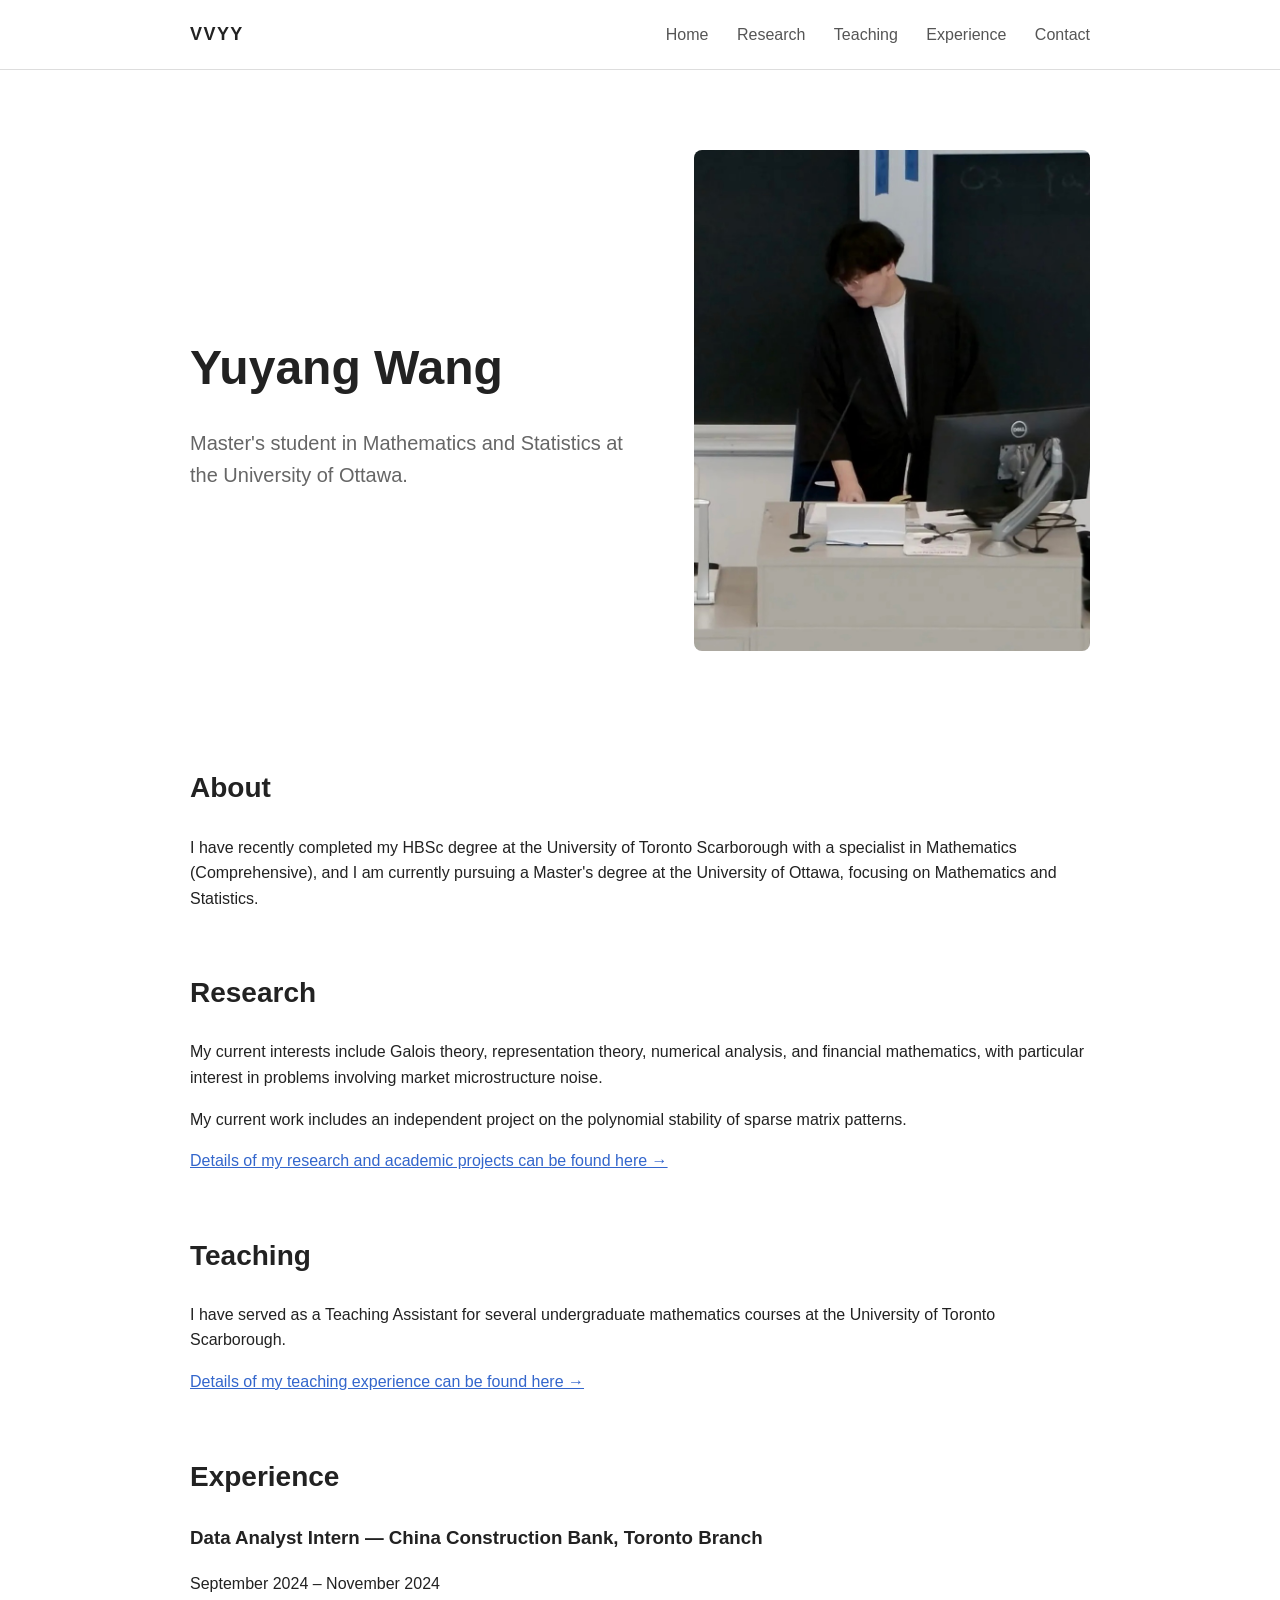
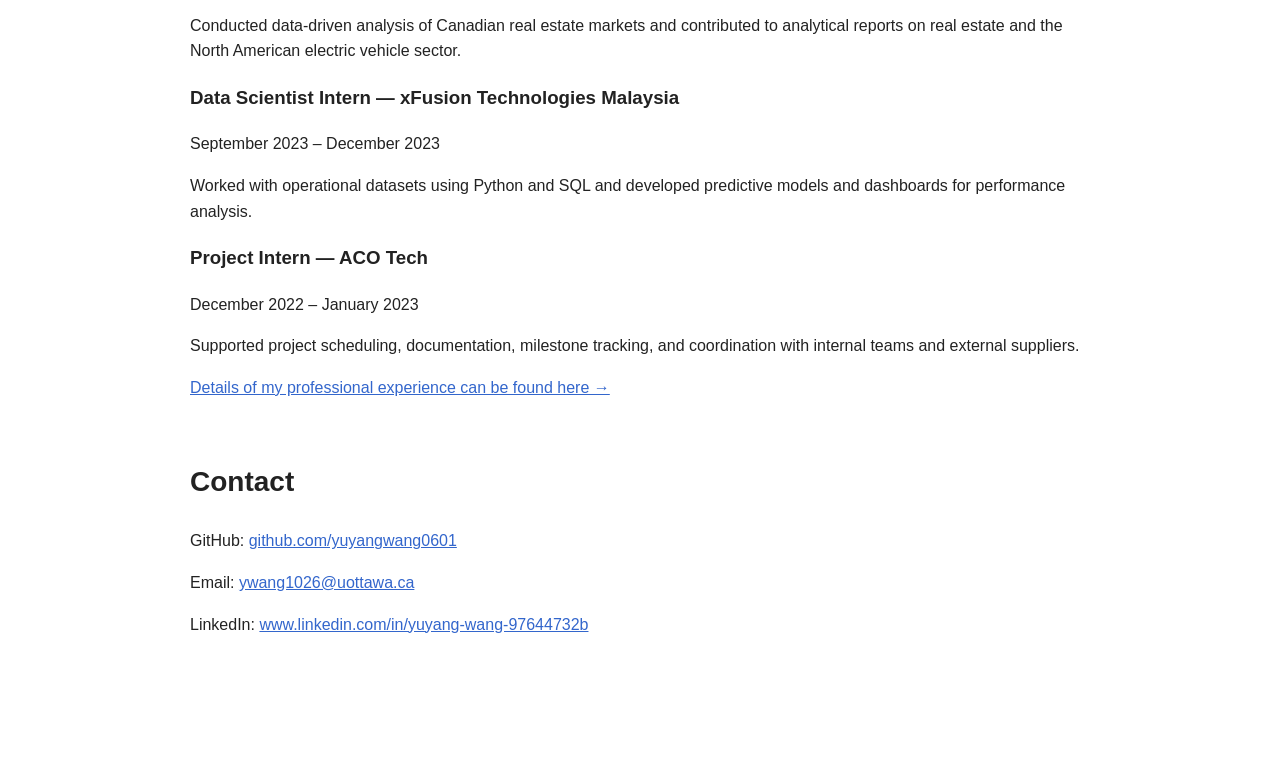
<file: index.html>
<!DOCTYPE html>
<html lang="en">
<head>
  <meta charset="UTF-8">
  <meta name="viewport" content="width=device-width, initial-scale=1.0">
  <title>Yuyang Wang</title>
  <link rel="stylesheet" href="style.css?v=2">
</head>

<body>

  <nav>
    <div class="nav-container">
      <a class="name" href="index.html">VVYY</a>

      <div class="nav-links">
        <a href="index.html">Home</a>
        <a href="research.html">Research</a>
        <a href="teaching.html">Teaching</a>
        <a href="experience.html">Experience</a>
        <a href="index.html#contact">Contact</a>
      </div>
    </div>
  </nav>

  <main>

    <section class="hero">
        <div class="hero-text">
            <h1>Yuyang Wang</h1>
            <p class="subtitle">
            Master's student in Mathematics and Statistics at the University of Ottawa.
            </p>
        </div>

        <img src="assets/profilepic.jpg" alt="Yuyang Wang" class="hero-photo">
    </section>

    <section id="about">
      <h2>About</h2>
      <p>
        I have recently completed my HBSc degree at the University of Toronto Scarborough with a specialist in Mathematics (Comprehensive), and I am currently pursuing a Master's degree at the University of Ottawa, focusing on Mathematics and Statistics.
      </p>
    </section>

    <section id="research">
      <h2>Research</h2>

      <p>
        My current interests include Galois theory, representation theory, numerical analysis, and financial mathematics, with particular
        interest in problems involving market microstructure noise.
      </p>

      <p>
        My current work includes an independent project on the polynomial stability
        of sparse matrix patterns.
      </p>

      <p>
        <a href="research.html">Details of my research and academic projects can be found here →</a>
      </p>
    </section>

    <section id="teaching">
        <h2>Teaching</h2>

        <p>
            I have served as a Teaching Assistant for several undergraduate
            mathematics courses at the University of Toronto Scarborough.
        </p>

        <p>
            <a href="teaching.html">Details of my teaching experience can be found here →</a>
        </p>
    </section>

    <section id="experience">
      <h2>Experience</h2>

        <h3>Data Analyst Intern — China Construction Bank, Toronto Branch</h3>
          <p>September 2024 – November 2024</p>
          <p>
            Conducted data-driven analysis of Canadian real estate markets and
            contributed to analytical reports on real estate and the North American
            electric vehicle sector.
          </p>

        <h3>Data Scientist Intern — xFusion Technologies Malaysia</h3>
          <p>September 2023 – December 2023</p>
          <p>
            Worked with operational datasets using Python and SQL and developed
            predictive models and dashboards for performance analysis.
          </p>

        <h3>Project Intern — ACO Tech</h3>
          <p>December 2022 – January 2023</p>
          <p>
            Supported project scheduling, documentation, milestone tracking, and
            coordination with internal teams and external suppliers.
          </p>

      <p>
        <a href="experience.html">Details of my professional experience can be found here →</a>
      </p>
    </section>

    <section id="contact">
      <h2>Contact</h2>
      <p>
        GitHub:
        <a href="https://github.com/yuyangwang0601">
          github.com/yuyangwang0601
        </a>
      </p>
      <p>
        Email:
        <a href="mailto: ywang1026@uottawa.ca">
          ywang1026@uottawa.ca
        </a>
      </p>
      <p>
        LinkedIn:
        <a href="https://www.linkedin.com/in/yuyang-wang-97644732b/">
          www.linkedin.com/in/yuyang-wang-97644732b
        </a>
      </p>
    </section>

  </main>

</body>
</html>
</file>
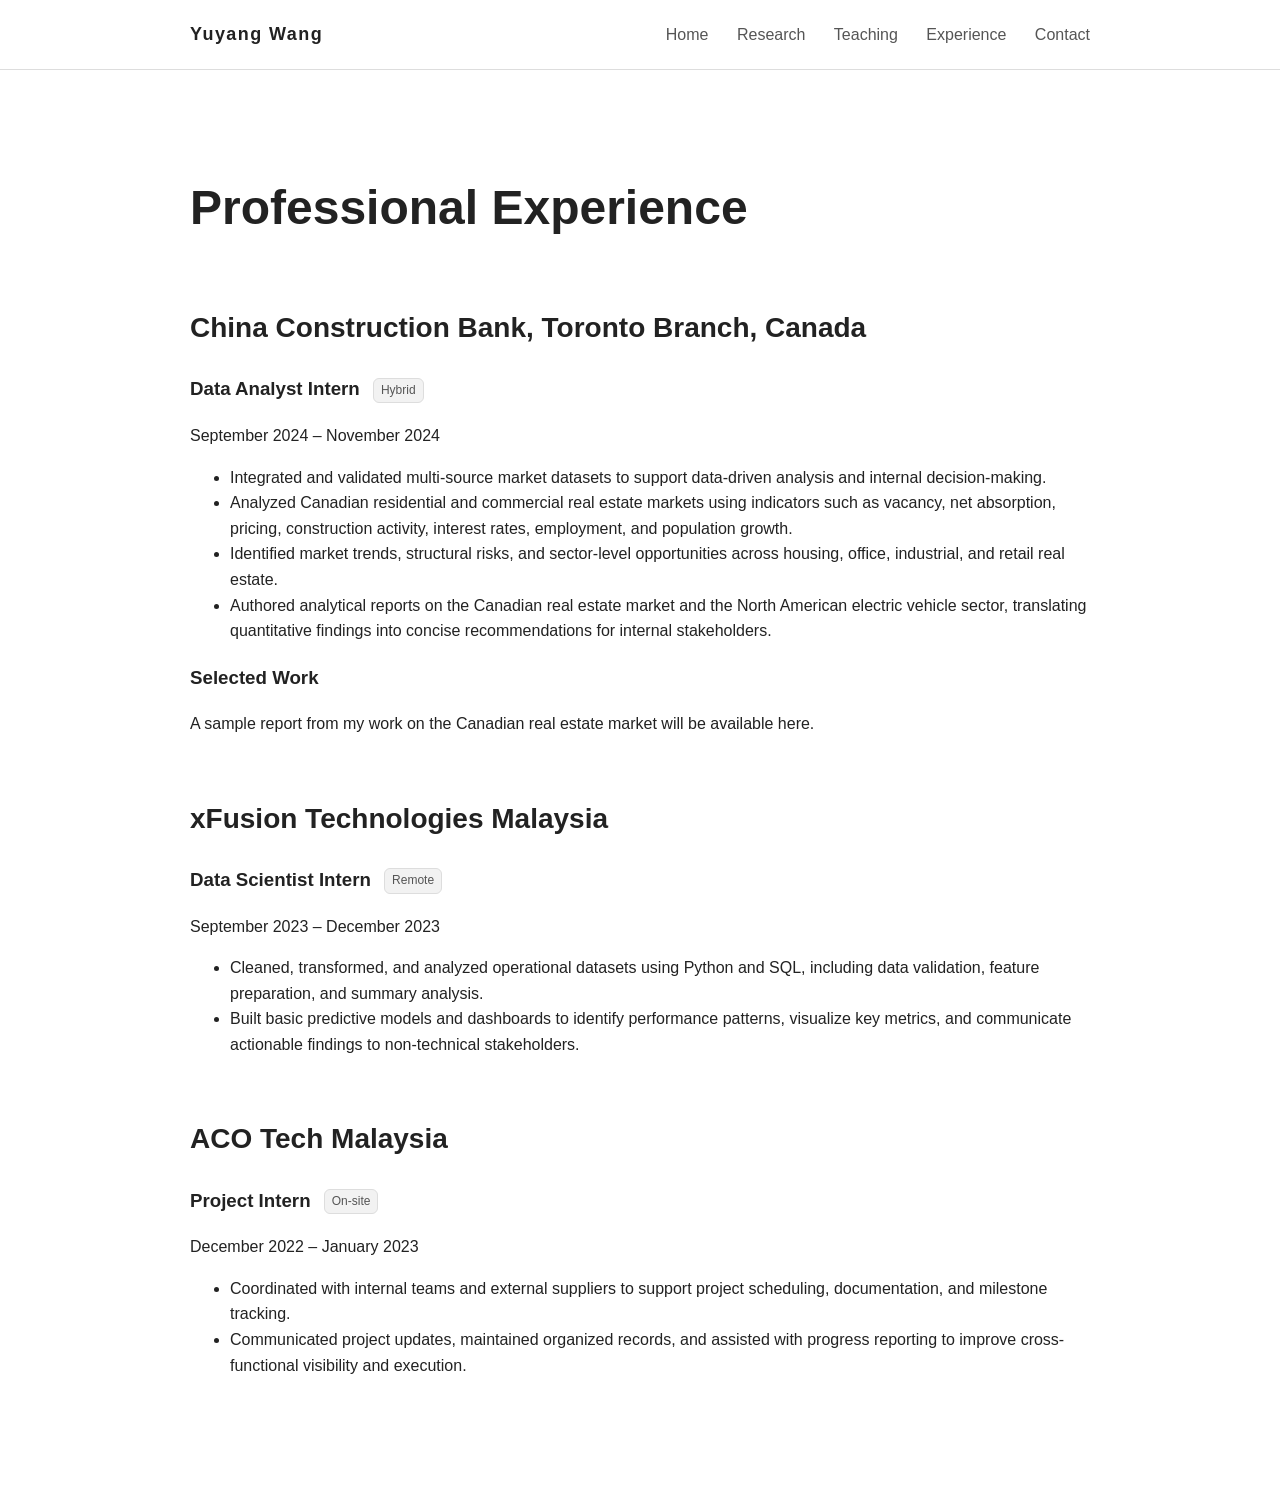
<file: experience.html>
<!DOCTYPE html>
<html lang="en">
<head>
  <meta charset="UTF-8">
  <meta name="viewport" content="width=device-width, initial-scale=1.0">
  <title>Experience | Yuyang Wang</title>
  <link rel="stylesheet" href="style.css?v=3">
</head>

<body>

  <nav>
    <div class="nav-container">
      <a class="name" href="index.html">Yuyang Wang</a>

      <div class="nav-links">
        <a href="index.html">Home</a>
        <a href="research.html">Research</a>
        <a href="teaching.html">Teaching</a>
        <a href="experience.html">Experience</a>
        <a href="index.html#contact">Contact</a>
      </div>
    </div>
  </nav>

  <main>

    <section>
      <h1>Professional Experience</h1>
    </section>

    <section>
      <h2>China Construction Bank, Toronto Branch, Canada</h2>

      <h3>
        Data Analyst Intern
        <span class="experience-tag">Hybrid</span>
      </h3>
      <p>September 2024 – November 2024</p>

      <ul>
        <li>
          Integrated and validated multi-source market datasets to support
          data-driven analysis and internal decision-making.
        </li>

        <li>
          Analyzed Canadian residential and commercial real estate markets
          using indicators such as vacancy, net absorption, pricing,
          construction activity, interest rates, employment, and population growth.
        </li>

        <li>
          Identified market trends, structural risks, and sector-level
          opportunities across housing, office, industrial, and retail real estate.
        </li>

        <li>
          Authored analytical reports on the Canadian real estate market
          and the North American electric vehicle sector, translating
          quantitative findings into concise recommendations for internal stakeholders.
        </li>
      </ul>

      <h3>Selected Work</h3>

      <p>
        A sample report from my work on the Canadian real estate market will be available here.
      </p>

      <!-- We can add the PDF link here once the report is uploaded. -->
    </section>


    <section>
      <h2>xFusion Technologies Malaysia</h2>

      <h3>
        Data Scientist Intern
        <span class="experience-tag">Remote</span>
      </h3>

      <p>September 2023 – December 2023</p>

      <ul>
        <li>
          Cleaned, transformed, and analyzed operational datasets using
          Python and SQL, including data validation, feature preparation,
          and summary analysis.
        </li>

        <li>
          Built basic predictive models and dashboards to identify
          performance patterns, visualize key metrics, and communicate
          actionable findings to non-technical stakeholders.
        </li>
      </ul>
    </section>


    <section>
      <h2>ACO Tech Malaysia</h2>

      <h3>
        Project Intern
        <span class="experience-tag">On-site</span>
      </h3>
      <p>December 2022 – January 2023</p>

      <ul>
        <li>
          Coordinated with internal teams and external suppliers to support
          project scheduling, documentation, and milestone tracking.
        </li>

        <li>
          Communicated project updates, maintained organized records,
          and assisted with progress reporting to improve cross-functional
          visibility and execution.
        </li>
      </ul>
    </section>

  </main>

</body>
</html>
</file>
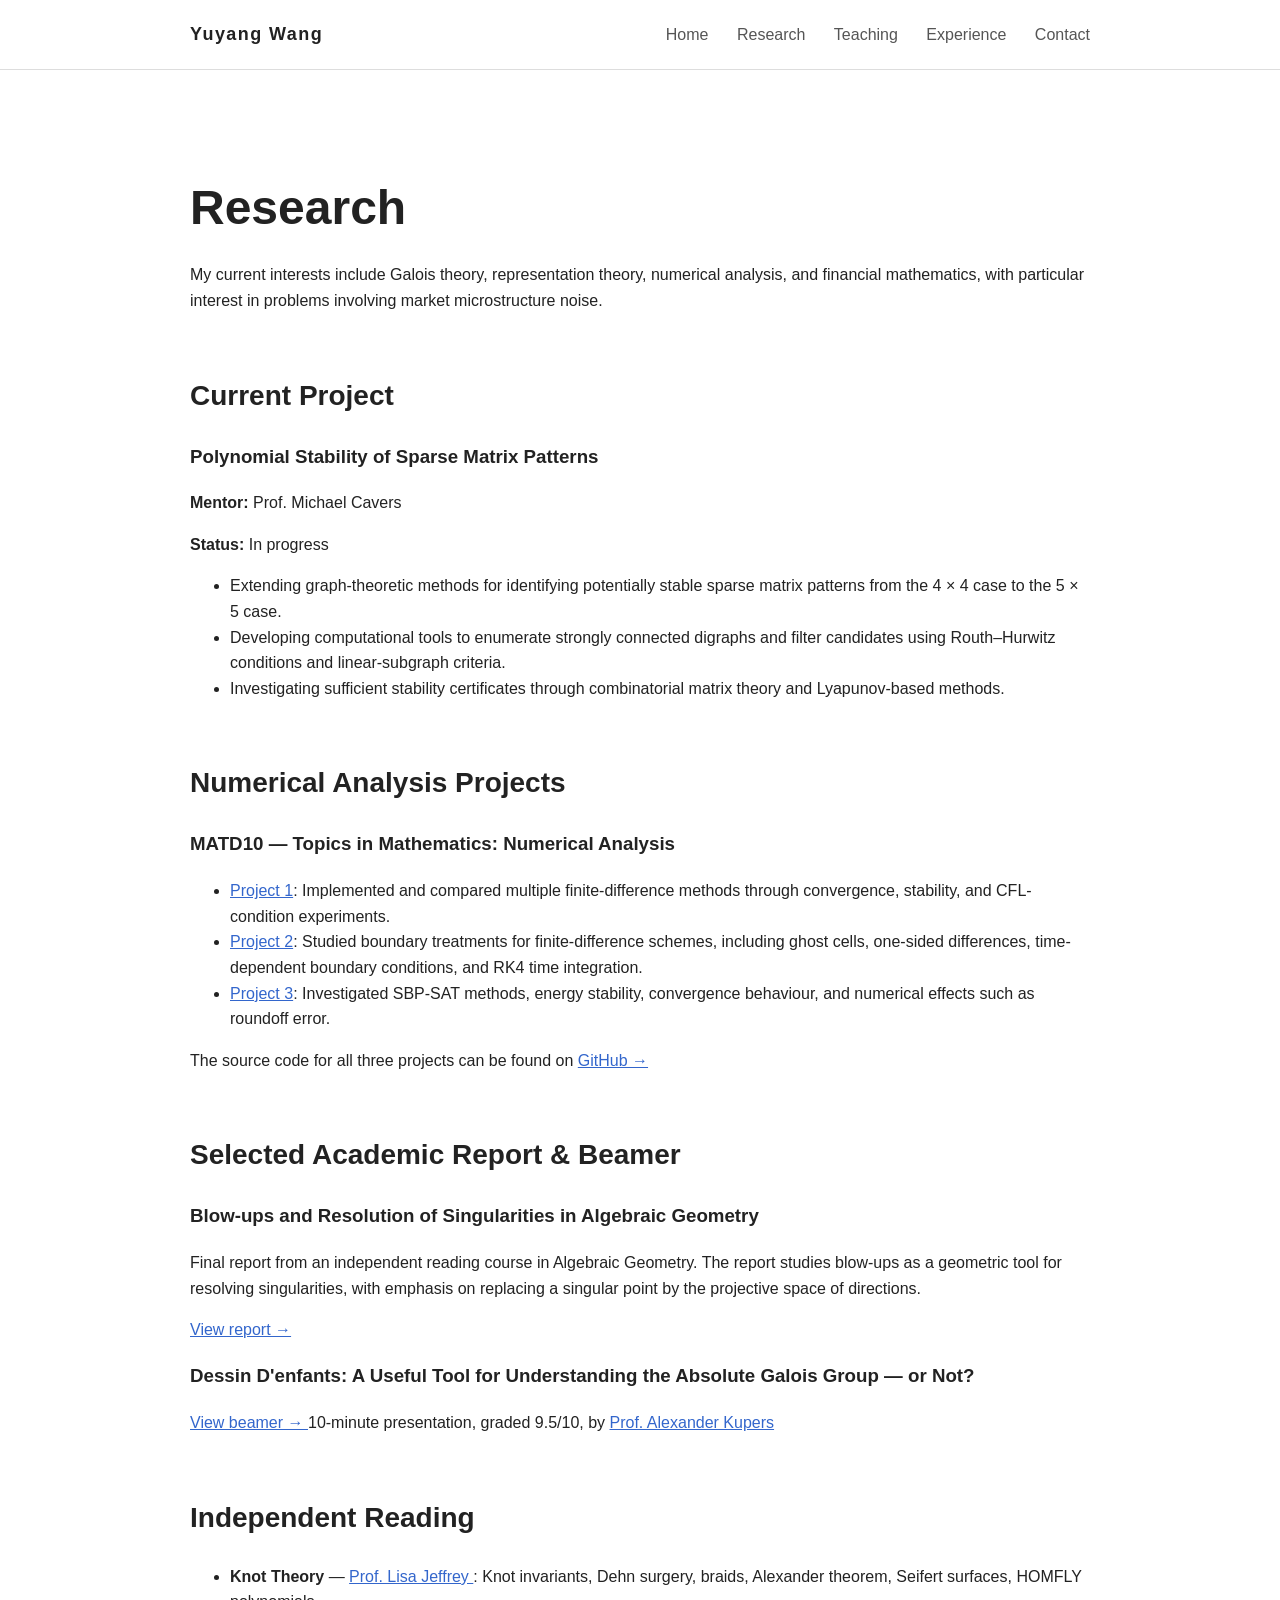
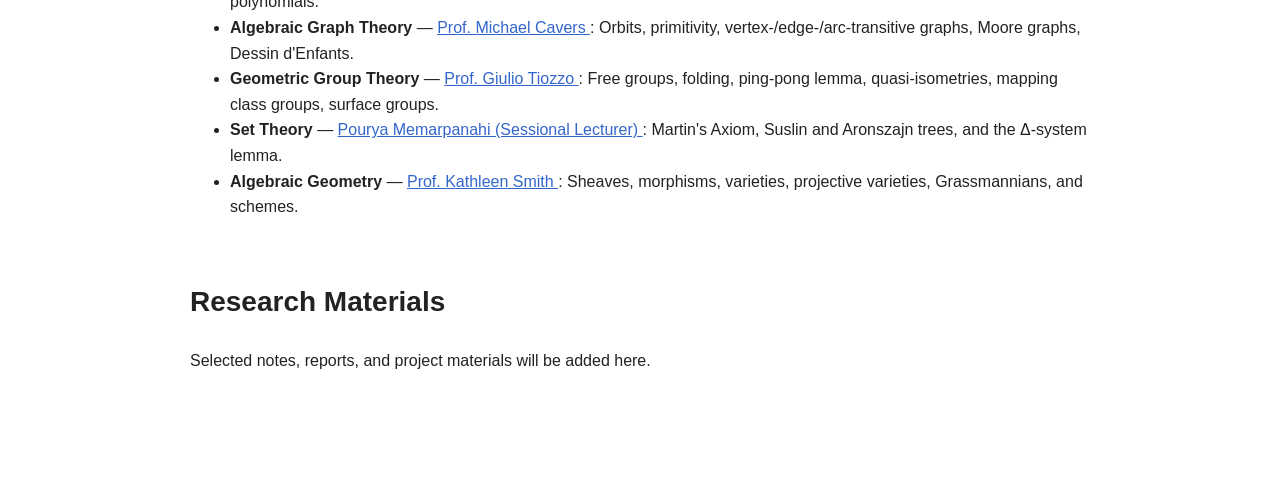
<file: research.html>
<!DOCTYPE html>
<html lang="en">
<head>
  <meta charset="UTF-8">
  <meta name="viewport" content="width=device-width, initial-scale=1.0">
  <title>Research | Yuyang Wang</title>
  <link rel="stylesheet" href="style.css?v=4">
</head>

<body>

  <nav>
    <div class="nav-container">
      <a class="name" href="index.html">Yuyang Wang</a>

        <div class="nav-links">
        <a href="index.html">Home</a>
        <a href="research.html">Research</a>
        <a href="teaching.html">Teaching</a>
        <a href="experience.html">Experience</a>
        <a href="index.html#contact">Contact</a>
        </div>
    </div>
  </nav>

  <main>

    <section>
      <h1>Research</h1>

      <p>
        My current interests include Galois theory, representation theory, numerical analysis, and financial mathematics, with particular
        interest in problems involving market microstructure noise.
      </p>
    </section>

    <section>
      <h2>Current Project</h2>

      <h3>Polynomial Stability of Sparse Matrix Patterns</h3>

      <p>
        <strong>Mentor:</strong> Prof. Michael Cavers
      </p>

      <p>
        <strong>Status:</strong> In progress
      </p>

      <ul>
        <li>
          Extending graph-theoretic methods for identifying potentially stable
          sparse matrix patterns from the 4 × 4 case to the 5 × 5 case.
        </li>

        <li>
          Developing computational tools to enumerate strongly connected
          digraphs and filter candidates using Routh–Hurwitz conditions and
          linear-subgraph criteria.
        </li>

        <li>
          Investigating sufficient stability certificates through combinatorial
          matrix theory and Lyapunov-based methods.
        </li>
      </ul>
    </section>

    <section>

      <h2>Numerical Analysis Projects</h2>

      <h3>MATD10 — Topics in Mathematics: Numerical Analysis</h3>

      <ul>
        <li>
          <a href="assets/D10-project1.pdf" target="_blank">Project 1</a>: Implemented and compared multiple finite-difference methods
          through convergence, stability, and CFL-condition experiments.
        </li>

        <li>
          <a href="assets/D10-project2.pdf" target="_blank">Project 2</a>: Studied boundary treatments for finite-difference schemes,
          including ghost cells, one-sided differences, time-dependent boundary
          conditions, and RK4 time integration.
        </li>

        <li>
          <a href="assets/D10-project3.pdf" target="_blank">Project 3</a>: Investigated SBP-SAT methods, energy stability, convergence
          behaviour, and numerical effects such as roundoff error.
        </li>
      </ul>

      <p>
        The source code for all three projects can be found on
        <a href="https://github.com/yuyangwang0601/MATD10-Projects" target="_blank">
          GitHub →
        </a>
      </p>

    </section>

    <section>
      <h2>Selected Academic Report & Beamer</h2>

      <h3>Blow-ups and Resolution of Singularities in Algebraic Geometry</h3>

      <p>
        Final report from an independent reading course in Algebraic Geometry.
        The report studies blow-ups as a geometric tool for resolving
        singularities, with emphasis on replacing a singular point by the
        projective space of directions.
      </p>

      <p>
        <a href="assets/AG_report.pdf" target="_blank">
          View report →
        </a>
      </p>

      <h3>Dessin D'enfants: A Useful Tool for Understanding the Absolute Galois Group — or Not?</h3>

      <p>
        <a href="assets/D01pre.pdf" target="_blank">
          View beamer →
        </a>
        <span class="note">10-minute presentation, graded 9.5/10, by <a href="https://www.mathematics.utoronto.ca/people/directories/all-faculty/alexander-kupers" target="_blank">Prof. Alexander Kupers</a></span>
      </p>
    </section>

    <section>
      <h2>Independent Reading</h2>

      <ul>
        <li>
          <strong>Knot Theory</strong> — <a href="https://www.utsc.utoronto.ca/cms/lisa-jeffrey" target="_blank">Prof. Lisa Jeffrey </a>: Knot invariants, Dehn surgery, braids,
          Alexander theorem, Seifert surfaces, HOMFLY polynomials.
        </li>

        <li>
          <strong>Algebraic Graph Theory</strong> — <a href="http://utsc.utoronto.ca/cms/michael-cavers" target="_blank">Prof. Michael Cavers </a>: Orbits, primitivity,
          vertex-/edge-/arc-transitive graphs, Moore graphs, Dessin d'Enfants.
        </li>

        <li>
          <strong>Geometric Group Theory</strong> — <a href="https://www.math.utoronto.ca/tiozzo/" target="_blank">Prof. Giulio Tiozzo </a>: Free groups, folding,
          ping-pong lemma, quasi-isometries, mapping class groups, surface groups.
        </li>

        <li>
          <strong>Set Theory</strong> — <a href="https://www.utsc.utoronto.ca/cms/sessional-lecturers" target="_blank">Pourya Memarpanahi (Sessional Lecturer) </a>: Martin's Axiom, Suslin and Aronszajn trees,
          and the Δ-system lemma.
        </li>

        <li>
          <strong>Algebraic Geometry</strong> — <a href="https://www.utsc.utoronto.ca/cms/kathleen-smith" target="_blank">Prof. Kathleen Smith </a>: Sheaves, morphisms, varieties,
          projective varieties, Grassmannians, and schemes.
        </li>
      </ul>
    </section>

    <section>
      <h2>Research Materials</h2>

      <p>
        Selected notes, reports, and project materials will be added here.
      </p>
    </section>

  </main>

</body>
</html>
</file>
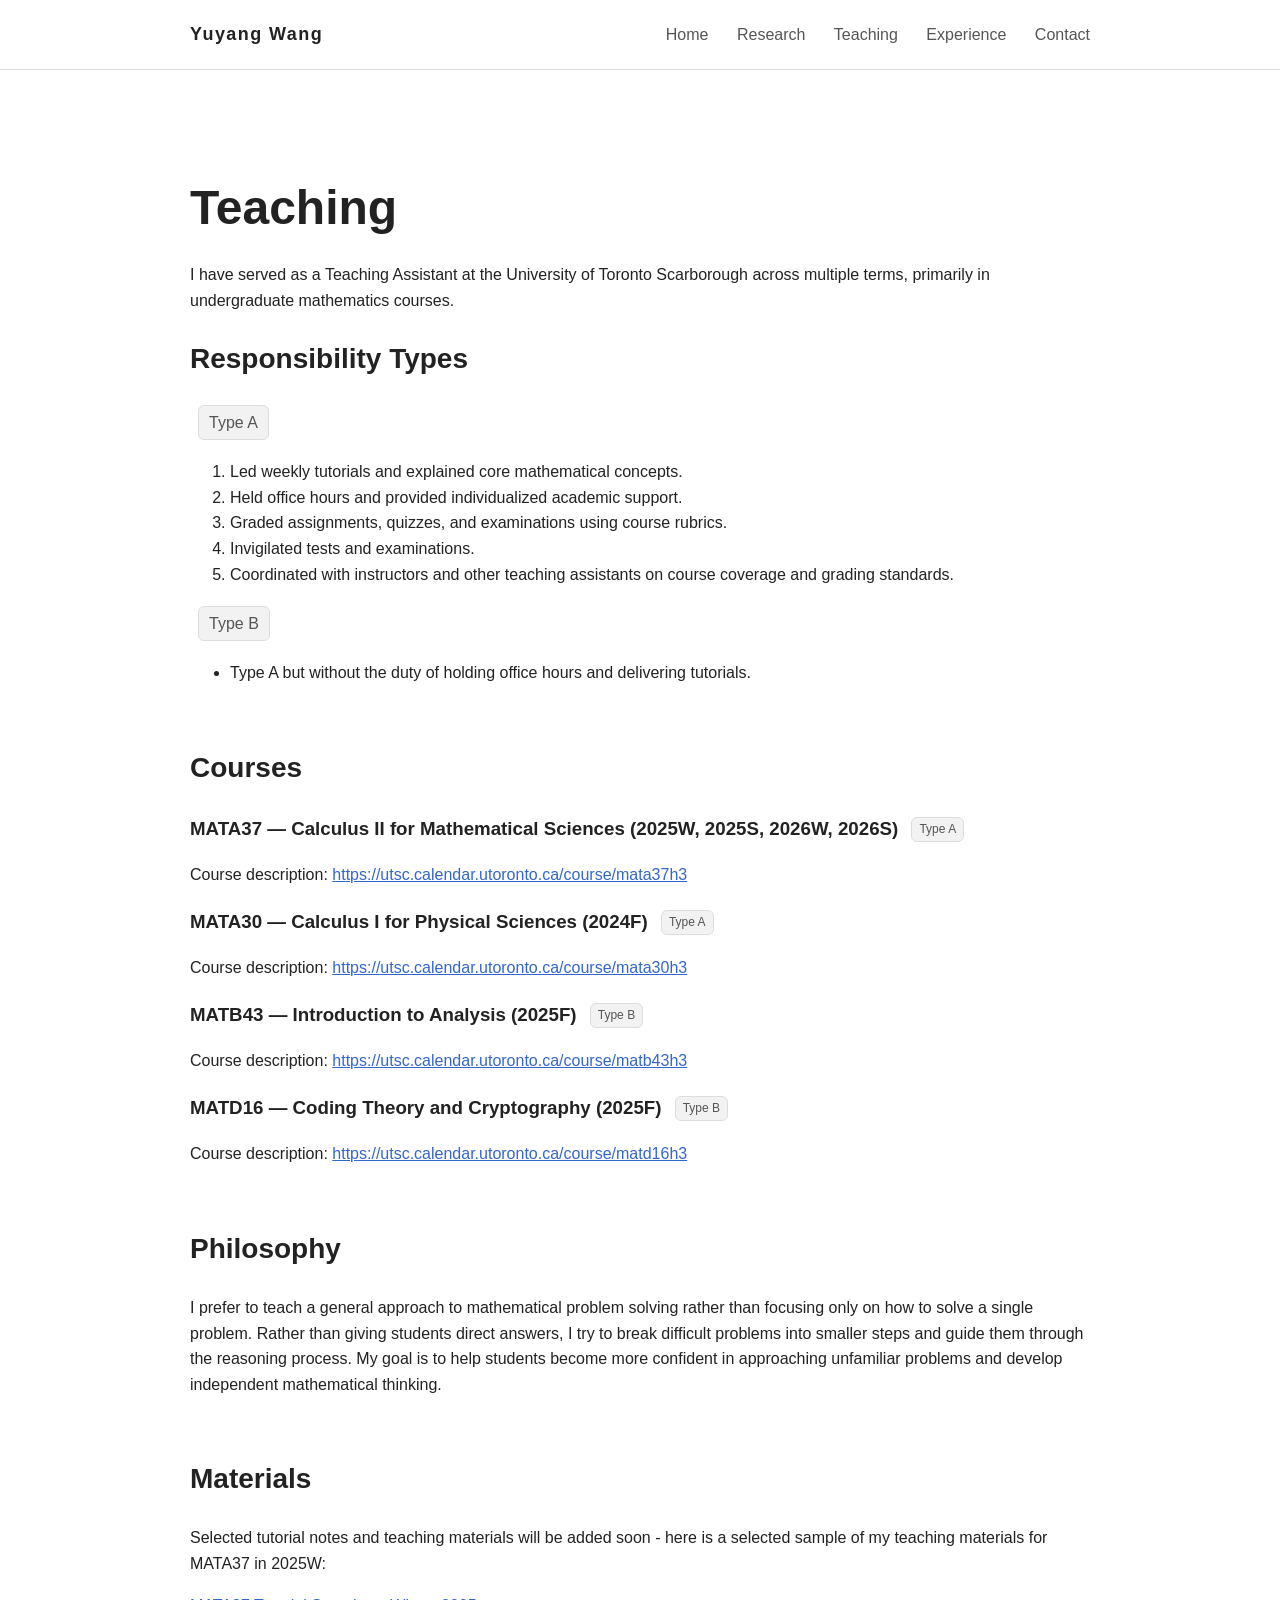
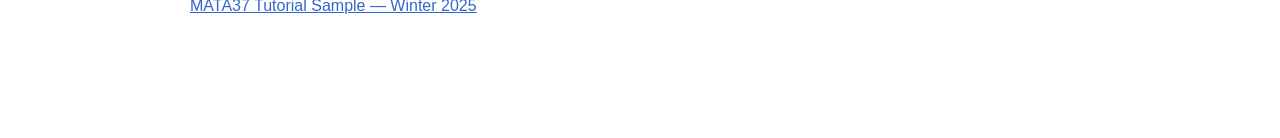
<file: teaching.html>
<!DOCTYPE html>
<html lang="en">
<head>
  <meta charset="UTF-8">
  <meta name="viewport" content="width=device-width, initial-scale=1.0">
  <title>Teaching | Yuyang Wang</title>
  <link rel="stylesheet" href="style.css?v=3">
</head>

<body>

  <nav>
    <div class="nav-container">
      <a class="name" href="index.html">Yuyang Wang</a>

    <div class="nav-links">
      <a href="index.html">Home</a>
      <a href="research.html">Research</a>
      <a href="teaching.html">Teaching</a>
      <a href="experience.html">Experience</a>
      <a href="index.html#contact">Contact</a>
    </div>  
    </div>
  </nav>

  <main>

    <section>
      <h1>Teaching</h1>

      <p>
        I have served as a Teaching Assistant at the University of Toronto
        Scarborough across multiple terms, primarily in undergraduate
        mathematics courses.
      </p>

      <h2>Responsibility Types</h2>

        <h3><span class="responsibility responsibility-heading">Type A</span></h3>
        <ol>
            <li>Led weekly tutorials and explained core mathematical concepts.</li>
            <li>Held office hours and provided individualized academic support.</li>
            <li>Graded assignments, quizzes, and examinations using course rubrics.</li>
            <li>Invigilated tests and examinations.</li>
            <li>Coordinated with instructors and other teaching assistants on course coverage and grading standards.</li>
        </ol>

        <h3><span class="responsibility responsibility-heading">Type B</span></h3>
        <ul>
            <li>Type A but without the duty of holding office hours and delivering tutorials.</li>
        </ul>
    
    </section>

    <section>
      <h2>Courses</h2>

        <h3>
            MATA37 — Calculus II for Mathematical Sciences (2025W, 2025S, 2026W, 2026S)
            <span class="responsibility">Type A</span>
        </h3>

        <p>
            Course description:
            <a href="https://utsc.calendar.utoronto.ca/course/mata37h3">
                https://utsc.calendar.utoronto.ca/course/mata37h3
            </a>
        </p>

        <h3>
            MATA30 — Calculus I for Physical Sciences (2024F)
            <span class="responsibility">Type A</span>
        </h3>

        <p>
            Course description:
            <a href="https://utsc.calendar.utoronto.ca/course/mata30h3">
                https://utsc.calendar.utoronto.ca/course/mata30h3
            </a>
        </p>

        <h3>
            MATB43 — Introduction to Analysis (2025F)
            <span class="responsibility">Type B</span>
        </h3>

        <p>
            Course description:
            <a href="https://utsc.calendar.utoronto.ca/course/matb43h3">
                https://utsc.calendar.utoronto.ca/course/matb43h3
            </a>
        </p>

        <h3>
        MATD16 — Coding Theory and Cryptography (2025F)
        <span class="responsibility">Type B</span>
        </h3>

        <p>
            Course description:
            <a href="https://utsc.calendar.utoronto.ca/course/matd16h3">
                https://utsc.calendar.utoronto.ca/course/matd16h3
            </a>
        </p>
    </section>

    <section>
      <h2>Philosophy</h2>

      <p>
        I prefer to teach a general approach to mathematical problem solving rather than focusing only on how to solve a single problem. Rather than giving students direct answers, I try to break difficult problems into smaller steps and guide them through the reasoning process. My goal is to help students become more confident in approaching unfamiliar problems and develop independent mathematical thinking.
      </p>
    </section>

    <section>
      <h2>Materials</h2>

      <p>
        Selected tutorial notes and teaching materials will be added soon - here is a selected sample of my teaching materials for MATA37 in 2025W:
      </p>

      <p>
        <a href="assets/MATA37%20Sample.pdf" target="_blank">
        MATA37 Tutorial Sample — Winter 2025
        </a>
      </p>
    </section>

  </main>

</body>
</html>
</file>
<file: style.css>
body {
  margin: 0;
  font-family: -apple-system, BlinkMacSystemFont, "Segoe UI", sans-serif;
  color: #222;
  background: #fff;
  line-height: 1.6;
}

nav {
  border-bottom: 1px solid #ddd;
}

.nav-container {
  max-width: 900px;
  margin: auto;
  padding: 20px 24px;

  display: flex;
  justify-content: space-between;
  align-items: center;
}

.name {
  font-size: 18px;
  font-weight: 600;
  letter-spacing: 0.08em;
  text-decoration: none;
  color: inherit;
}

.nav-links a {
  margin-left: 24px;
  text-decoration: none;
  color: #555;
}

.nav-links a:hover {
  color: #000;
}

main {
  max-width: 900px;
  margin: auto;
  padding: 60px 24px;
}

.hero {
  padding: 40px 0 70px;
}

h1 {
  font-size: 48px;
  margin-bottom: 10px;
}

.subtitle {
  font-size: 20px;
  color: #666;
}

section {
  margin-bottom: 60px;
}

h2 {
  font-size: 28px;
}

a {
  color: #3366cc;
}

.hero {
  display: flex;
  justify-content: space-between;
  align-items: center;
  gap: 50px;
  padding: 20px 0 55px;
}

.hero-photo {
  width: 460px;
  max-width: 44%;
  border-radius: 8px;
  object-fit: cover;
}

.hero-text {
  flex: 1;
}

@media (max-width: 700px) {
  .hero {
    flex-direction: column;
    align-items: flex-start;
  }

  .hero-photo {
    width: 100%;
    max-width: 100%;
    border-radius: 8px;
  }
}

.responsibility {
  display: inline-block;
  font-size: 12px;
  font-weight: 500;
  color: #555;
  background: #f2f2f2;
  border: 1px solid #ddd;
  border-radius: 6px;
  padding: 2px 7px;
  margin-left: 8px;
  vertical-align: middle;
}

.responsibility-heading {
  font-size: 16px;
  padding: 4px 10px;
}

.experience-tag {
  display: inline-block;
  font-size: 12px;
  font-weight: 500;
  color: #555;
  background: #f2f2f2;
  border: 1px solid #ddd;
  border-radius: 6px;
  padding: 2px 7px;
  margin-left: 8px;
  vertical-align: middle;
}
</file>
